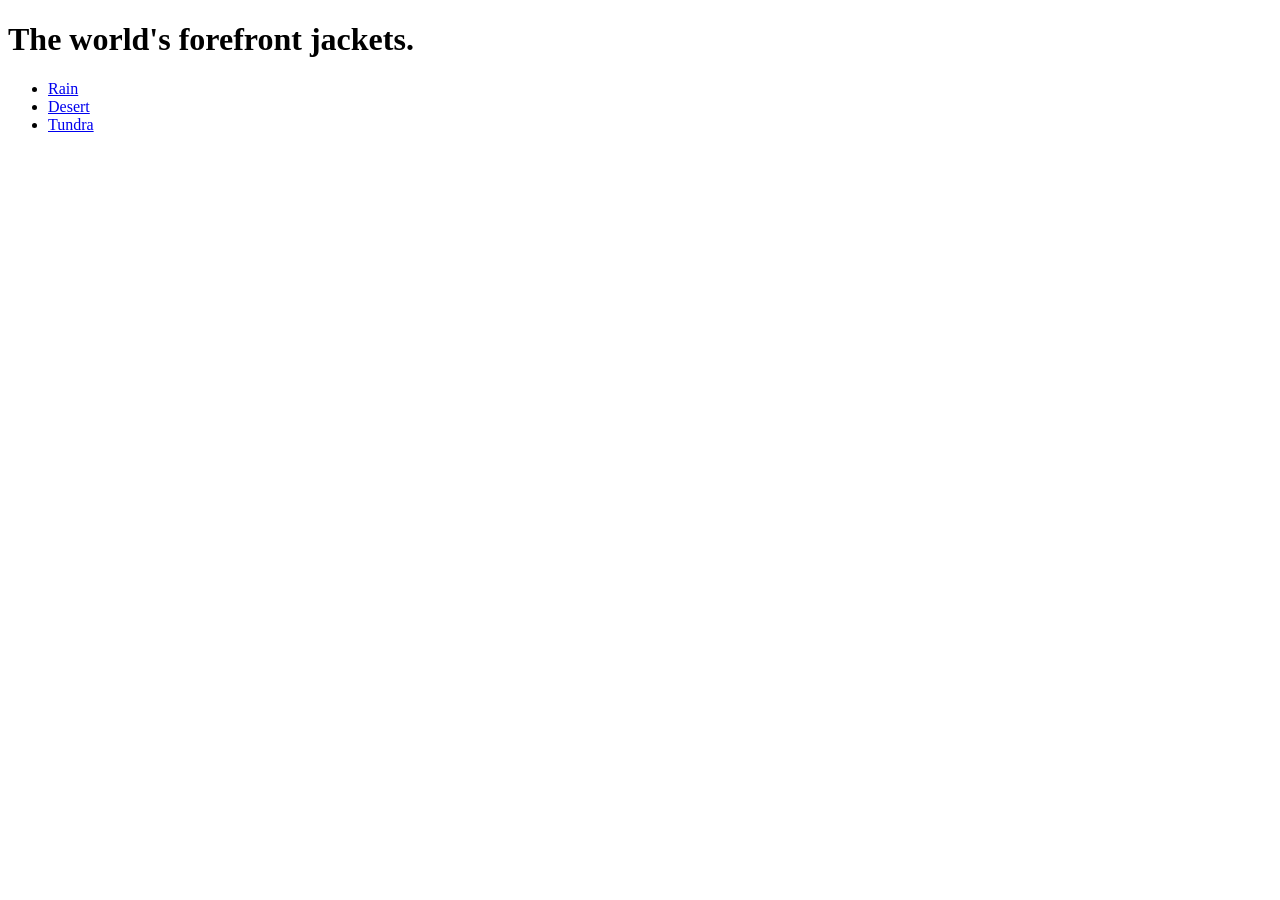
<file: index.html>
<!DOCTYPE html>
<html lang="en">
<head>
    <meta charset="UTF-8">
    <meta name="viewport" content="width=device-width, initial-scale=1.0">
    <title>Forefront Jackets</title>
</head>
<body>
    <h1> The world's <strong>forefront</strong> jackets.</h1>
    <ul>
        <li> <a href="jackets/rain.html"> Rain </a>
        <li> <a href="jackets/desert.html"> Desert</a>
        <li> <a href="jackets/tundra.html"> Tundra</a> 
    </ul>
</body>
</html>
</file>
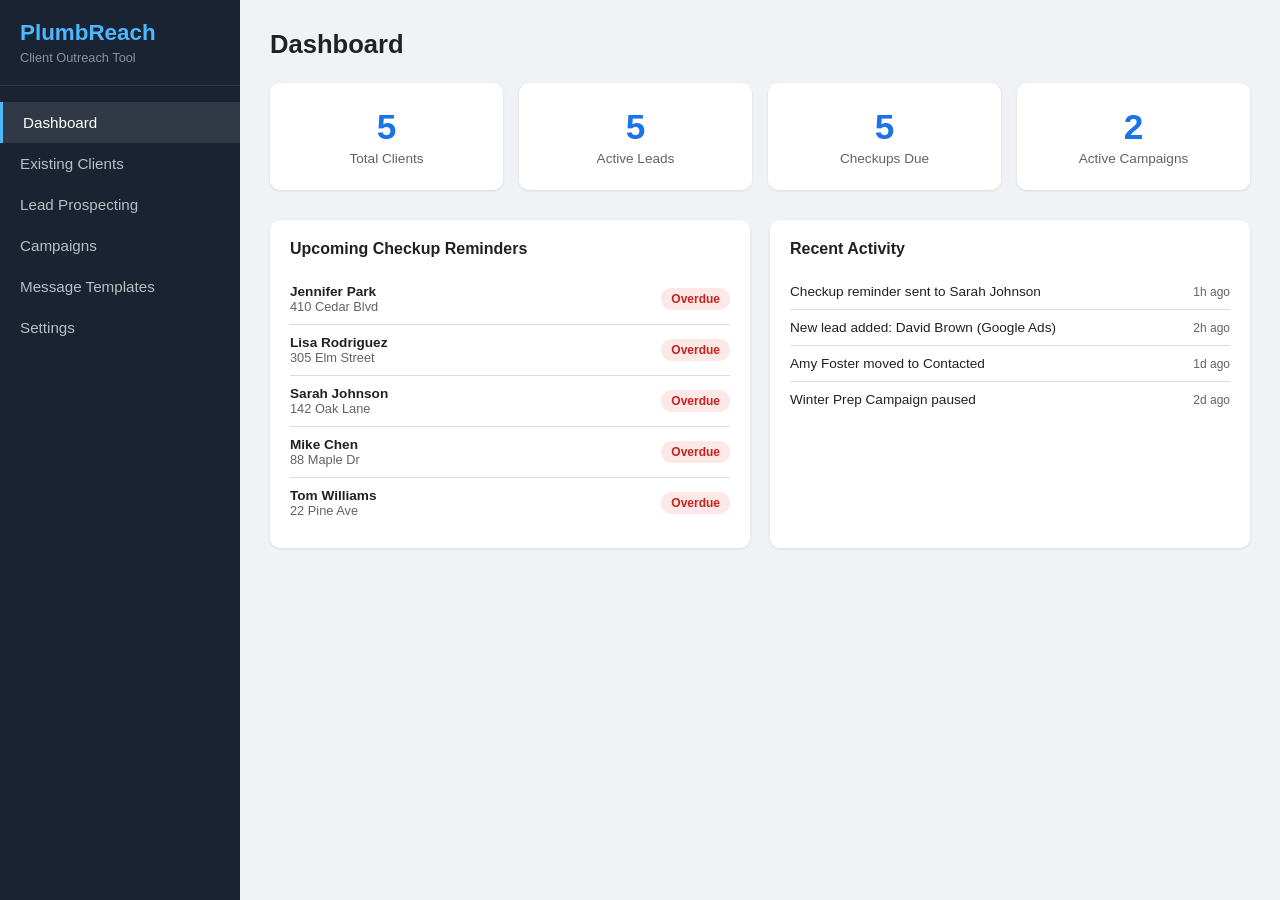
<file: plumber-outreach/index.html>
<!DOCTYPE html>
<html lang="en">
<head>
    <meta charset="UTF-8">
    <meta name="viewport" content="width=device-width, initial-scale=1.0">
    <title>PlumbReach - Plumber Client Outreach Tool</title>
    <link rel="stylesheet" href="styles.css">
</head>
<body>
    <nav class="sidebar">
        <div class="logo">
            <h2>PlumbReach</h2>
            <p>Client Outreach Tool</p>
        </div>
        <ul class="nav-links">
            <li><a href="#" class="nav-link active" data-page="dashboard">Dashboard</a></li>
            <li><a href="#" class="nav-link" data-page="clients">Existing Clients</a></li>
            <li><a href="#" class="nav-link" data-page="leads">Lead Prospecting</a></li>
            <li><a href="#" class="nav-link" data-page="campaigns">Campaigns</a></li>
            <li><a href="#" class="nav-link" data-page="templates">Message Templates</a></li>
            <li><a href="#" class="nav-link" data-page="settings">Settings</a></li>
        </ul>
    </nav>

    <main class="content">
        <!-- Dashboard -->
        <div id="page-dashboard" class="page active">
            <h1>Dashboard</h1>
            <div class="stats-grid">
                <div class="stat-card">
                    <span class="stat-number" id="stat-clients">0</span>
                    <span class="stat-label">Total Clients</span>
                </div>
                <div class="stat-card">
                    <span class="stat-number" id="stat-leads">0</span>
                    <span class="stat-label">Active Leads</span>
                </div>
                <div class="stat-card">
                    <span class="stat-number" id="stat-due">0</span>
                    <span class="stat-label">Checkups Due</span>
                </div>
                <div class="stat-card">
                    <span class="stat-number" id="stat-campaigns">0</span>
                    <span class="stat-label">Active Campaigns</span>
                </div>
            </div>
            <div class="dashboard-sections">
                <div class="section-card">
                    <h3>Upcoming Checkup Reminders</h3>
                    <div id="upcoming-reminders"></div>
                </div>
                <div class="section-card">
                    <h3>Recent Activity</h3>
                    <div id="recent-activity"></div>
                </div>
            </div>
        </div>

        <!-- Existing Clients -->
        <div id="page-clients" class="page">
            <div class="page-header">
                <h1>Existing Clients</h1>
                <button class="btn btn-primary" onclick="App.showModal('client')">+ Add Client</button>
            </div>
            <div class="filters">
                <input type="text" id="client-search" placeholder="Search clients..." oninput="App.filterClients()">
                <select id="client-filter" onchange="App.filterClients()">
                    <option value="all">All Clients</option>
                    <option value="due">Checkup Due</option>
                    <option value="overdue">Overdue</option>
                    <option value="recent">Recently Contacted</option>
                </select>
            </div>
            <div class="table-wrap">
                <table id="clients-table">
                    <thead>
                        <tr>
                            <th>Name</th>
                            <th>Phone</th>
                            <th>Email</th>
                            <th>Last Service</th>
                            <th>Next Checkup</th>
                            <th>Status</th>
                            <th>Actions</th>
                        </tr>
                    </thead>
                    <tbody id="clients-tbody"></tbody>
                </table>
            </div>
        </div>

        <!-- Lead Prospecting -->
        <div id="page-leads" class="page">
            <div class="page-header">
                <h1>Lead Prospecting</h1>
                <button class="btn btn-primary" onclick="App.showModal('lead')">+ Add Lead</button>
            </div>
            <div class="lead-pipeline">
                <div class="pipeline-col" id="pipeline-new">
                    <h3>New Leads</h3>
                    <div class="pipeline-cards"></div>
                </div>
                <div class="pipeline-col" id="pipeline-contacted">
                    <h3>Contacted</h3>
                    <div class="pipeline-cards"></div>
                </div>
                <div class="pipeline-col" id="pipeline-interested">
                    <h3>Interested</h3>
                    <div class="pipeline-cards"></div>
                </div>
                <div class="pipeline-col" id="pipeline-converted">
                    <h3>Converted</h3>
                    <div class="pipeline-cards"></div>
                </div>
            </div>
        </div>

        <!-- Campaigns -->
        <div id="page-campaigns" class="page">
            <div class="page-header">
                <h1>Automated Campaigns</h1>
                <button class="btn btn-primary" onclick="App.showModal('campaign')">+ New Campaign</button>
            </div>
            <div id="campaigns-list"></div>
        </div>

        <!-- Message Templates -->
        <div id="page-templates" class="page">
            <div class="page-header">
                <h1>Message Templates</h1>
                <button class="btn btn-primary" onclick="App.showModal('template')">+ New Template</button>
            </div>
            <div id="templates-list"></div>
        </div>

        <!-- Settings -->
        <div id="page-settings" class="page">
            <h1>Business Settings</h1>
            <div class="settings-form">
                <div class="form-group">
                    <label>Business Name</label>
                    <input type="text" id="set-business-name" placeholder="Your Plumbing Co.">
                </div>
                <div class="form-group">
                    <label>Phone Number</label>
                    <input type="tel" id="set-phone" placeholder="(555) 123-4567">
                </div>
                <div class="form-group">
                    <label>Email</label>
                    <input type="email" id="set-email" placeholder="info@yourplumbing.com">
                </div>
                <div class="form-group">
                    <label>Default Checkup Interval (months)</label>
                    <input type="number" id="set-interval" value="6" min="1" max="24">
                </div>
                <button class="btn btn-primary" onclick="App.saveSettings()">Save Settings</button>
            </div>
        </div>
    </main>

    <!-- Modal -->
    <div id="modal-overlay" class="modal-overlay" onclick="App.closeModal()">
        <div class="modal" onclick="event.stopPropagation()">
            <div class="modal-header">
                <h2 id="modal-title"></h2>
                <button class="modal-close" onclick="App.closeModal()">&times;</button>
            </div>
            <div id="modal-body"></div>
        </div>
    </div>

    <script src="app.js"></script>
</body>
</html>
</file>
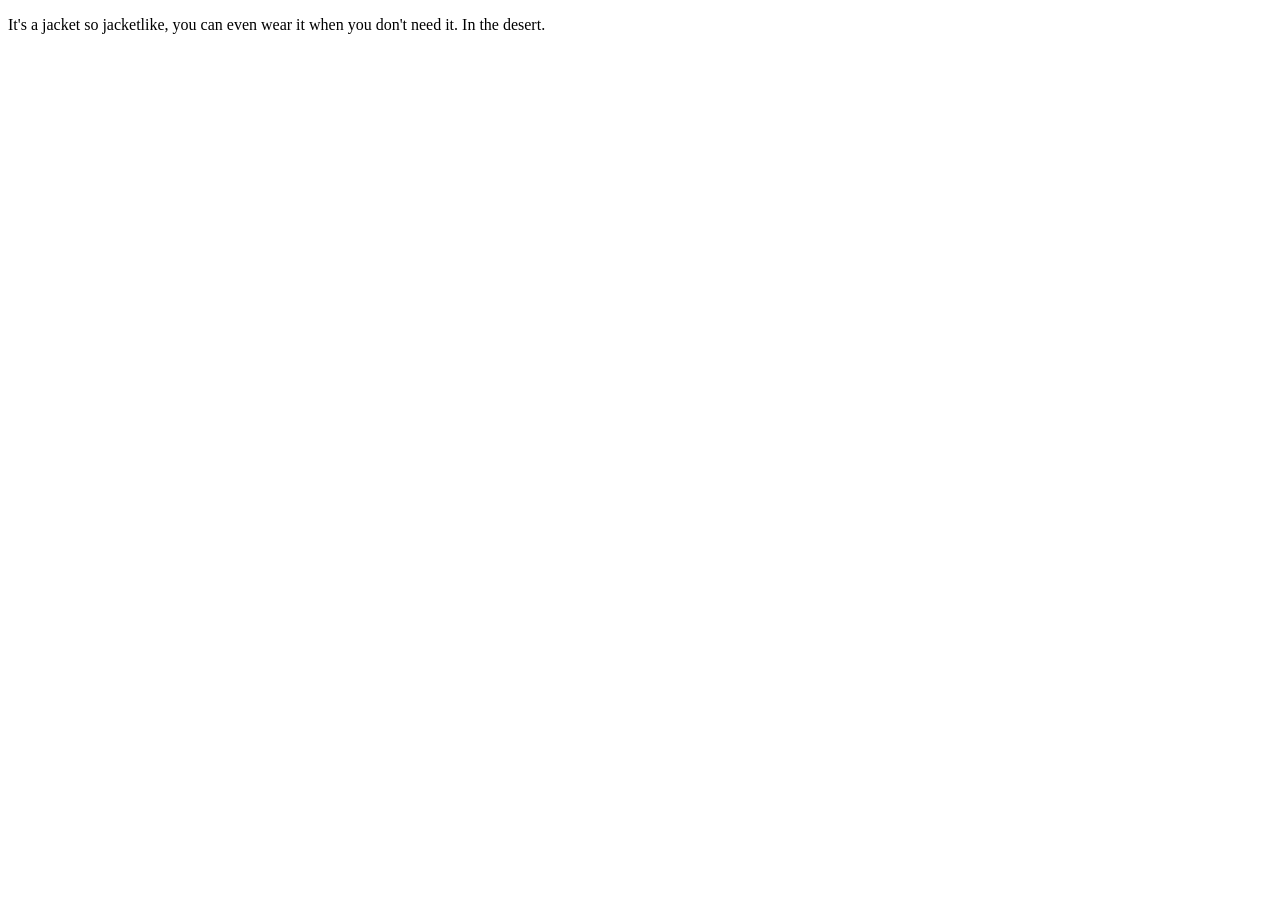
<file: jackets/desert.html>
<!DOCTYPE html>
<html lang="en">
<head>
    <meta charset="UTF-8">
    <meta name="viewport" content="width=device-width, initial-scale=1.0">
    <title>The Desert Jacket</title>
</head>
<body>
    <p> It's a jacket so jacketlike, you can even wear it when you don't need it. In the desert. </p>
</body>
</html>
</file>
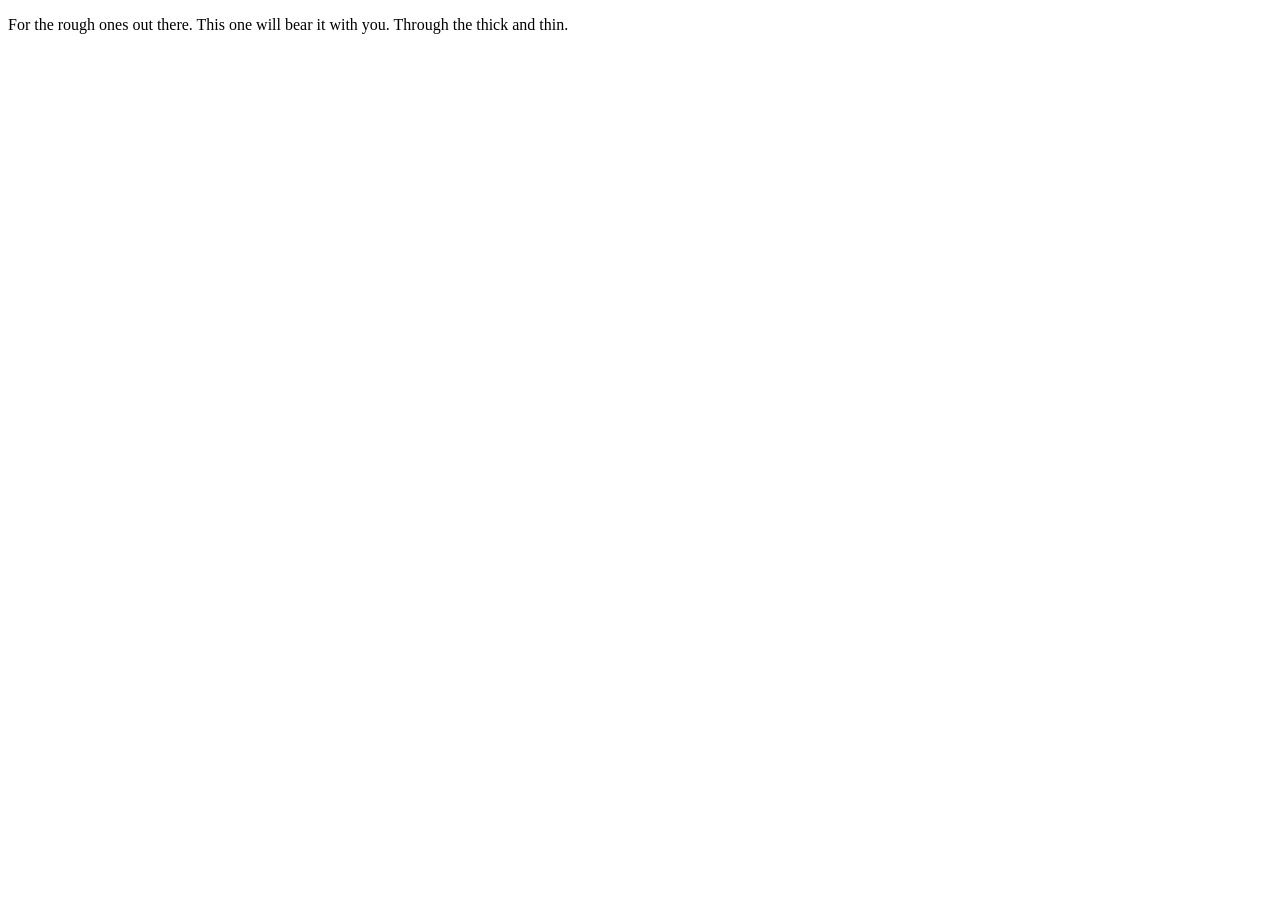
<file: jackets/tundra.html>
<!DOCTYPE html>
<html lang="en">
<head>
    <meta charset="UTF-8">
    <meta name="viewport" content="width=device-width, initial-scale=1.0">
    <title>Tundra</title>
</head>
<body>
    <p> For the rough ones out there. This one will bear it with you. Through the thick and thin.  </p>
</body>
</html>
</file>
<file: plumber-outreach/styles.css>
* { margin: 0; padding: 0; box-sizing: border-box; }

:root {
    --primary: #1a73e8;
    --primary-dark: #1557b0;
    --success: #34a853;
    --warning: #f9ab00;
    --danger: #ea4335;
    --bg: #f0f2f5;
    --card: #ffffff;
    --text: #202124;
    --text-light: #5f6368;
    --border: #dadce0;
    --sidebar: #1a2332;
}

body {
    font-family: -apple-system, BlinkMacSystemFont, 'Segoe UI', Roboto, sans-serif;
    background: var(--bg);
    color: var(--text);
    display: flex;
    min-height: 100vh;
}

/* Sidebar */
.sidebar {
    width: 240px;
    background: var(--sidebar);
    color: #fff;
    padding: 20px 0;
    position: fixed;
    height: 100vh;
    overflow-y: auto;
}

.logo {
    padding: 0 20px 20px;
    border-bottom: 1px solid rgba(255,255,255,0.1);
}

.logo h2 { color: #4db8ff; font-size: 1.4rem; }
.logo p { color: rgba(255,255,255,0.5); font-size: 0.8rem; margin-top: 4px; }

.nav-links {
    list-style: none;
    margin-top: 16px;
}

.nav-link {
    display: block;
    padding: 12px 20px;
    color: rgba(255,255,255,0.7);
    text-decoration: none;
    transition: all 0.2s;
    font-size: 0.95rem;
}

.nav-link:hover, .nav-link.active {
    background: rgba(255,255,255,0.1);
    color: #fff;
}

.nav-link.active { border-left: 3px solid #4db8ff; }

/* Content */
.content {
    margin-left: 240px;
    padding: 30px;
    flex: 1;
    width: calc(100% - 240px);
}

.page { display: none; }
.page.active { display: block; }

.page-header {
    display: flex;
    justify-content: space-between;
    align-items: center;
    margin-bottom: 24px;
}

h1 { font-size: 1.6rem; margin-bottom: 24px; }
.page-header h1 { margin-bottom: 0; }

/* Buttons */
.btn {
    padding: 10px 20px;
    border: none;
    border-radius: 6px;
    cursor: pointer;
    font-size: 0.9rem;
    font-weight: 500;
    transition: all 0.2s;
}

.btn-primary { background: var(--primary); color: #fff; }
.btn-primary:hover { background: var(--primary-dark); }
.btn-success { background: var(--success); color: #fff; }
.btn-warning { background: var(--warning); color: #fff; }
.btn-danger { background: var(--danger); color: #fff; }
.btn-sm { padding: 6px 12px; font-size: 0.8rem; }
.btn-outline {
    background: transparent;
    border: 1px solid var(--border);
    color: var(--text);
}
.btn-outline:hover { background: var(--bg); }

/* Stats Grid */
.stats-grid {
    display: grid;
    grid-template-columns: repeat(auto-fit, minmax(200px, 1fr));
    gap: 16px;
    margin-bottom: 30px;
}

.stat-card {
    background: var(--card);
    padding: 24px;
    border-radius: 10px;
    box-shadow: 0 1px 3px rgba(0,0,0,0.1);
    text-align: center;
}

.stat-number {
    display: block;
    font-size: 2.2rem;
    font-weight: 700;
    color: var(--primary);
}

.stat-label {
    display: block;
    color: var(--text-light);
    margin-top: 4px;
    font-size: 0.85rem;
}

/* Dashboard sections */
.dashboard-sections {
    display: grid;
    grid-template-columns: 1fr 1fr;
    gap: 20px;
}

.section-card {
    background: var(--card);
    padding: 20px;
    border-radius: 10px;
    box-shadow: 0 1px 3px rgba(0,0,0,0.1);
}

.section-card h3 { margin-bottom: 16px; font-size: 1rem; }

/* Table */
.table-wrap { overflow-x: auto; }

table {
    width: 100%;
    background: var(--card);
    border-radius: 10px;
    box-shadow: 0 1px 3px rgba(0,0,0,0.1);
    border-collapse: collapse;
}

th, td {
    padding: 12px 16px;
    text-align: left;
    border-bottom: 1px solid var(--border);
    font-size: 0.9rem;
}

th {
    background: #f8f9fa;
    font-weight: 600;
    color: var(--text-light);
    font-size: 0.8rem;
    text-transform: uppercase;
}

tr:hover { background: #f8f9fa; }

/* Status badges */
.badge {
    display: inline-block;
    padding: 4px 10px;
    border-radius: 12px;
    font-size: 0.75rem;
    font-weight: 600;
}

.badge-success { background: #e6f4ea; color: #1e7e34; }
.badge-warning { background: #fef7e0; color: #b06d00; }
.badge-danger { background: #fce8e6; color: #c5221f; }
.badge-info { background: #e8f0fe; color: #1a73e8; }

/* Filters */
.filters {
    display: flex;
    gap: 12px;
    margin-bottom: 20px;
}

.filters input, .filters select {
    padding: 10px 14px;
    border: 1px solid var(--border);
    border-radius: 6px;
    font-size: 0.9rem;
    background: var(--card);
}

.filters input { flex: 1; max-width: 300px; }

/* Lead Pipeline */
.lead-pipeline {
    display: grid;
    grid-template-columns: repeat(4, 1fr);
    gap: 16px;
}

.pipeline-col {
    background: var(--bg);
    border-radius: 10px;
    padding: 16px;
    min-height: 400px;
}

.pipeline-col h3 {
    font-size: 0.9rem;
    color: var(--text-light);
    text-transform: uppercase;
    margin-bottom: 12px;
    padding-bottom: 8px;
    border-bottom: 2px solid var(--border);
}

.lead-card {
    background: var(--card);
    padding: 14px;
    border-radius: 8px;
    margin-bottom: 10px;
    box-shadow: 0 1px 3px rgba(0,0,0,0.08);
    cursor: pointer;
    transition: box-shadow 0.2s;
}

.lead-card:hover { box-shadow: 0 3px 8px rgba(0,0,0,0.15); }
.lead-card h4 { font-size: 0.9rem; margin-bottom: 4px; }
.lead-card p { font-size: 0.8rem; color: var(--text-light); }

.lead-card .lead-actions {
    display: flex;
    gap: 6px;
    margin-top: 8px;
}

/* Campaigns */
.campaign-card {
    background: var(--card);
    padding: 20px;
    border-radius: 10px;
    box-shadow: 0 1px 3px rgba(0,0,0,0.1);
    margin-bottom: 16px;
    display: flex;
    justify-content: space-between;
    align-items: center;
}

.campaign-info h3 { font-size: 1rem; margin-bottom: 4px; }
.campaign-info p { color: var(--text-light); font-size: 0.85rem; }

.campaign-meta {
    display: flex;
    gap: 20px;
    align-items: center;
}

.campaign-stat { text-align: center; }
.campaign-stat strong { display: block; font-size: 1.2rem; color: var(--primary); }
.campaign-stat small { color: var(--text-light); font-size: 0.75rem; }

/* Toggle switch */
.toggle {
    position: relative;
    width: 48px;
    height: 26px;
}

.toggle input { opacity: 0; width: 0; height: 0; }

.toggle-slider {
    position: absolute;
    top: 0; left: 0; right: 0; bottom: 0;
    background: #ccc;
    border-radius: 26px;
    cursor: pointer;
    transition: 0.3s;
}

.toggle-slider:before {
    content: '';
    position: absolute;
    height: 20px;
    width: 20px;
    left: 3px;
    bottom: 3px;
    background: #fff;
    border-radius: 50%;
    transition: 0.3s;
}

.toggle input:checked + .toggle-slider { background: var(--success); }
.toggle input:checked + .toggle-slider:before { transform: translateX(22px); }

/* Templates */
.template-card {
    background: var(--card);
    padding: 20px;
    border-radius: 10px;
    box-shadow: 0 1px 3px rgba(0,0,0,0.1);
    margin-bottom: 16px;
}

.template-card h3 { margin-bottom: 6px; }
.template-card .template-type { font-size: 0.8rem; color: var(--primary); margin-bottom: 8px; }
.template-card .template-preview {
    background: #f8f9fa;
    padding: 12px;
    border-radius: 6px;
    font-size: 0.85rem;
    color: var(--text-light);
    white-space: pre-wrap;
}

.template-actions { margin-top: 10px; display: flex; gap: 8px; }

/* Modal */
.modal-overlay {
    display: none;
    position: fixed;
    top: 0; left: 0;
    width: 100%; height: 100%;
    background: rgba(0,0,0,0.5);
    z-index: 1000;
    justify-content: center;
    align-items: center;
}

.modal-overlay.active { display: flex; }

.modal {
    background: var(--card);
    border-radius: 12px;
    width: 90%;
    max-width: 560px;
    max-height: 85vh;
    overflow-y: auto;
    box-shadow: 0 10px 40px rgba(0,0,0,0.2);
}

.modal-header {
    display: flex;
    justify-content: space-between;
    align-items: center;
    padding: 20px;
    border-bottom: 1px solid var(--border);
}

.modal-header h2 { font-size: 1.1rem; }

.modal-close {
    background: none;
    border: none;
    font-size: 1.5rem;
    cursor: pointer;
    color: var(--text-light);
}

#modal-body { padding: 20px; }

/* Forms */
.form-group {
    margin-bottom: 16px;
}

.form-group label {
    display: block;
    margin-bottom: 6px;
    font-weight: 500;
    font-size: 0.85rem;
    color: var(--text-light);
}

.form-group input,
.form-group select,
.form-group textarea {
    width: 100%;
    padding: 10px 12px;
    border: 1px solid var(--border);
    border-radius: 6px;
    font-size: 0.9rem;
    font-family: inherit;
}

.form-group textarea { resize: vertical; min-height: 80px; }

/* Reminder / activity items */
.reminder-item, .activity-item {
    padding: 10px 0;
    border-bottom: 1px solid var(--border);
    display: flex;
    justify-content: space-between;
    align-items: center;
    font-size: 0.85rem;
}

.reminder-item:last-child, .activity-item:last-child { border-bottom: none; }
.reminder-info strong { display: block; }
.reminder-info span { color: var(--text-light); font-size: 0.8rem; }
.activity-item .activity-time { color: var(--text-light); font-size: 0.75rem; }

.empty-state {
    text-align: center;
    padding: 30px;
    color: var(--text-light);
    font-size: 0.9rem;
}

/* Settings */
.settings-form {
    background: var(--card);
    padding: 24px;
    border-radius: 10px;
    box-shadow: 0 1px 3px rgba(0,0,0,0.1);
    max-width: 500px;
}

/* Responsive */
@media (max-width: 1024px) {
    .lead-pipeline { grid-template-columns: repeat(2, 1fr); }
    .dashboard-sections { grid-template-columns: 1fr; }
}

@media (max-width: 768px) {
    .sidebar {
        width: 60px;
        overflow: hidden;
    }
    .logo h2, .logo p, .nav-link { font-size: 0; }
    .content { margin-left: 60px; width: calc(100% - 60px); padding: 16px; }
    .lead-pipeline { grid-template-columns: 1fr; }
    .stats-grid { grid-template-columns: repeat(2, 1fr); }
}
</file>
